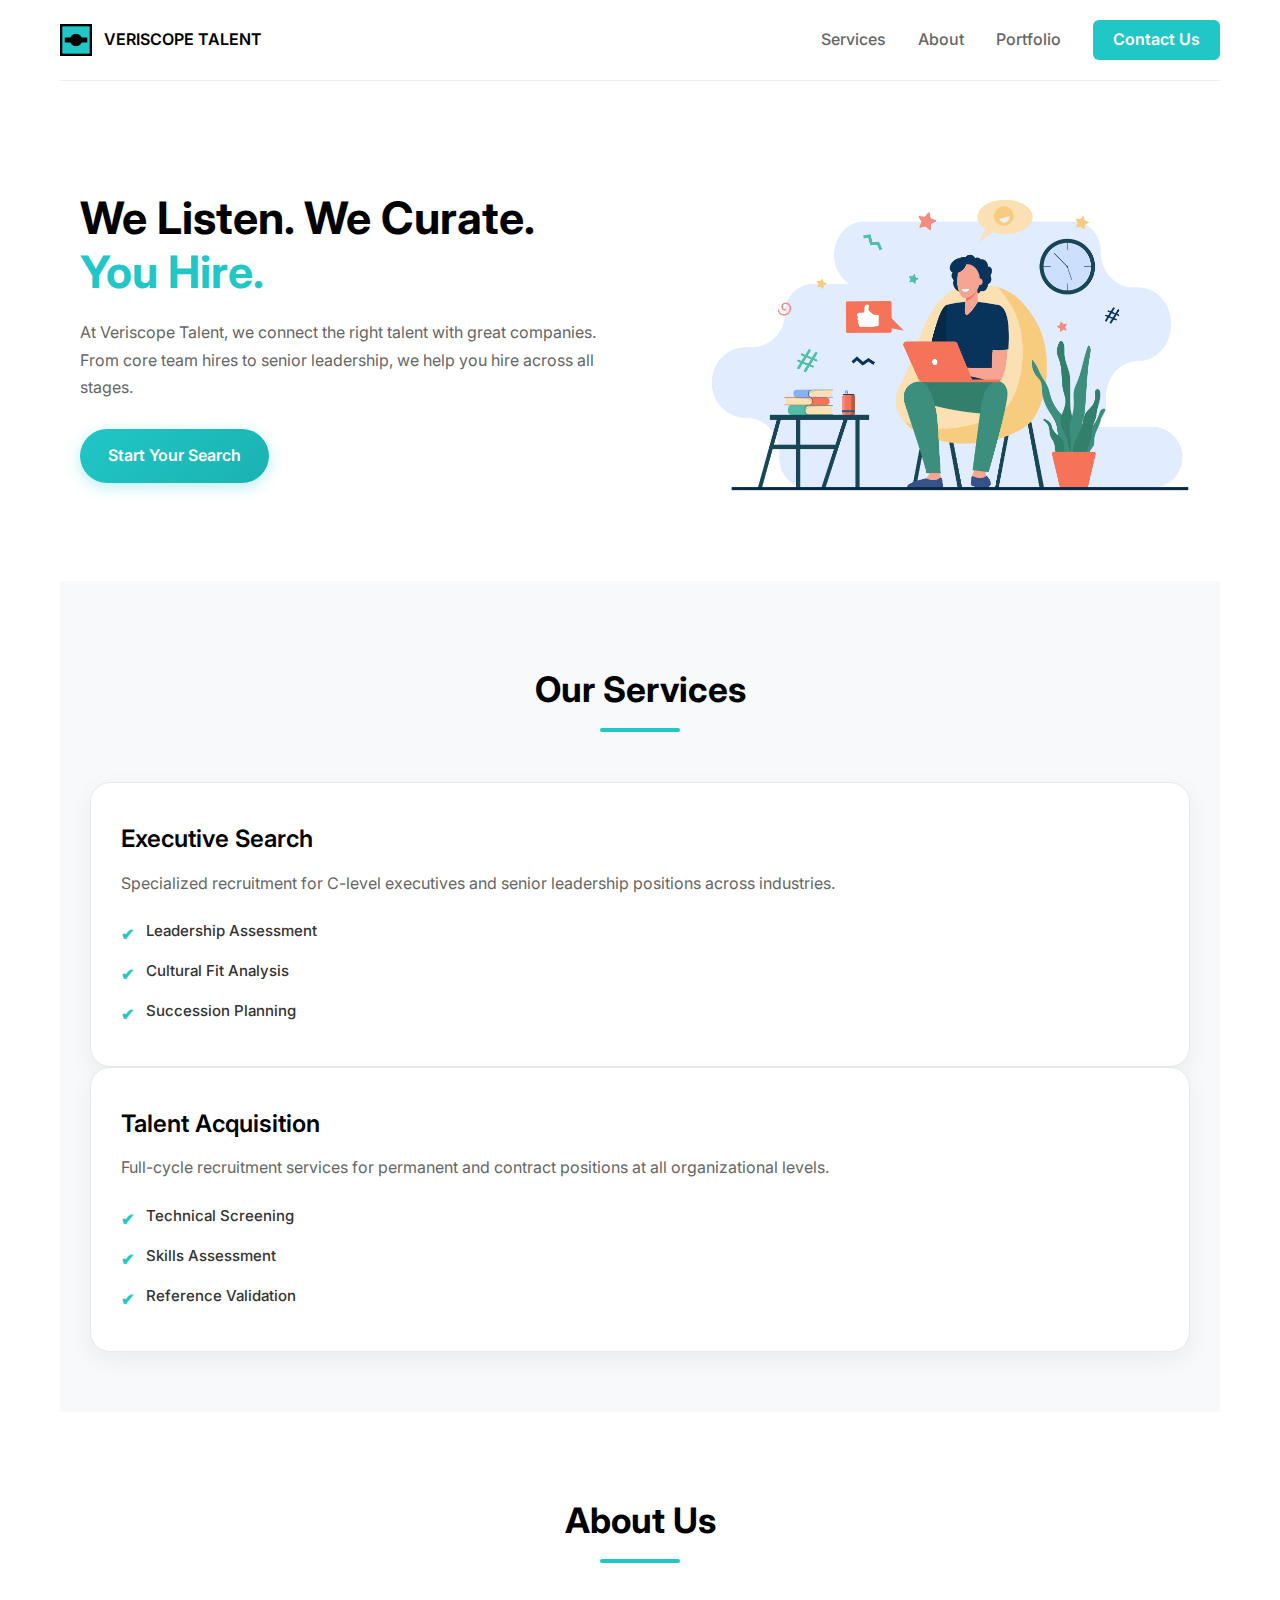
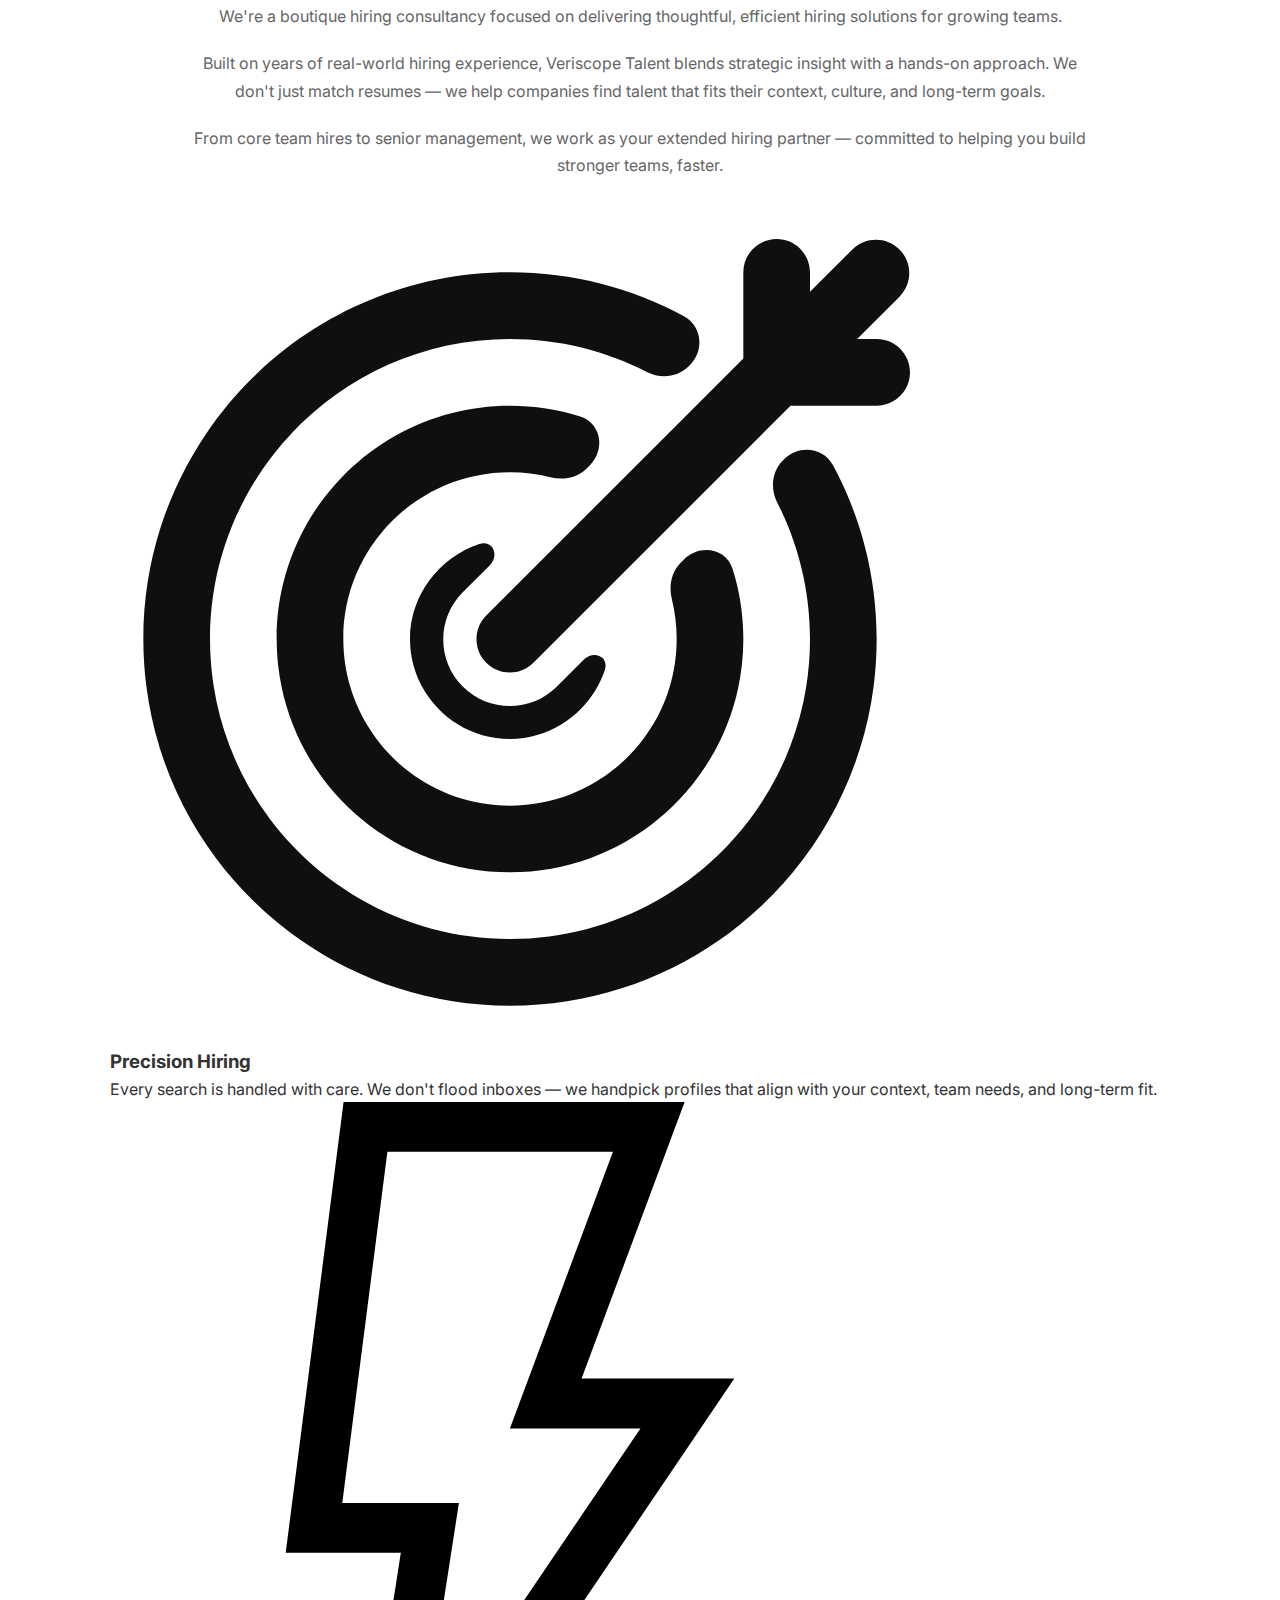
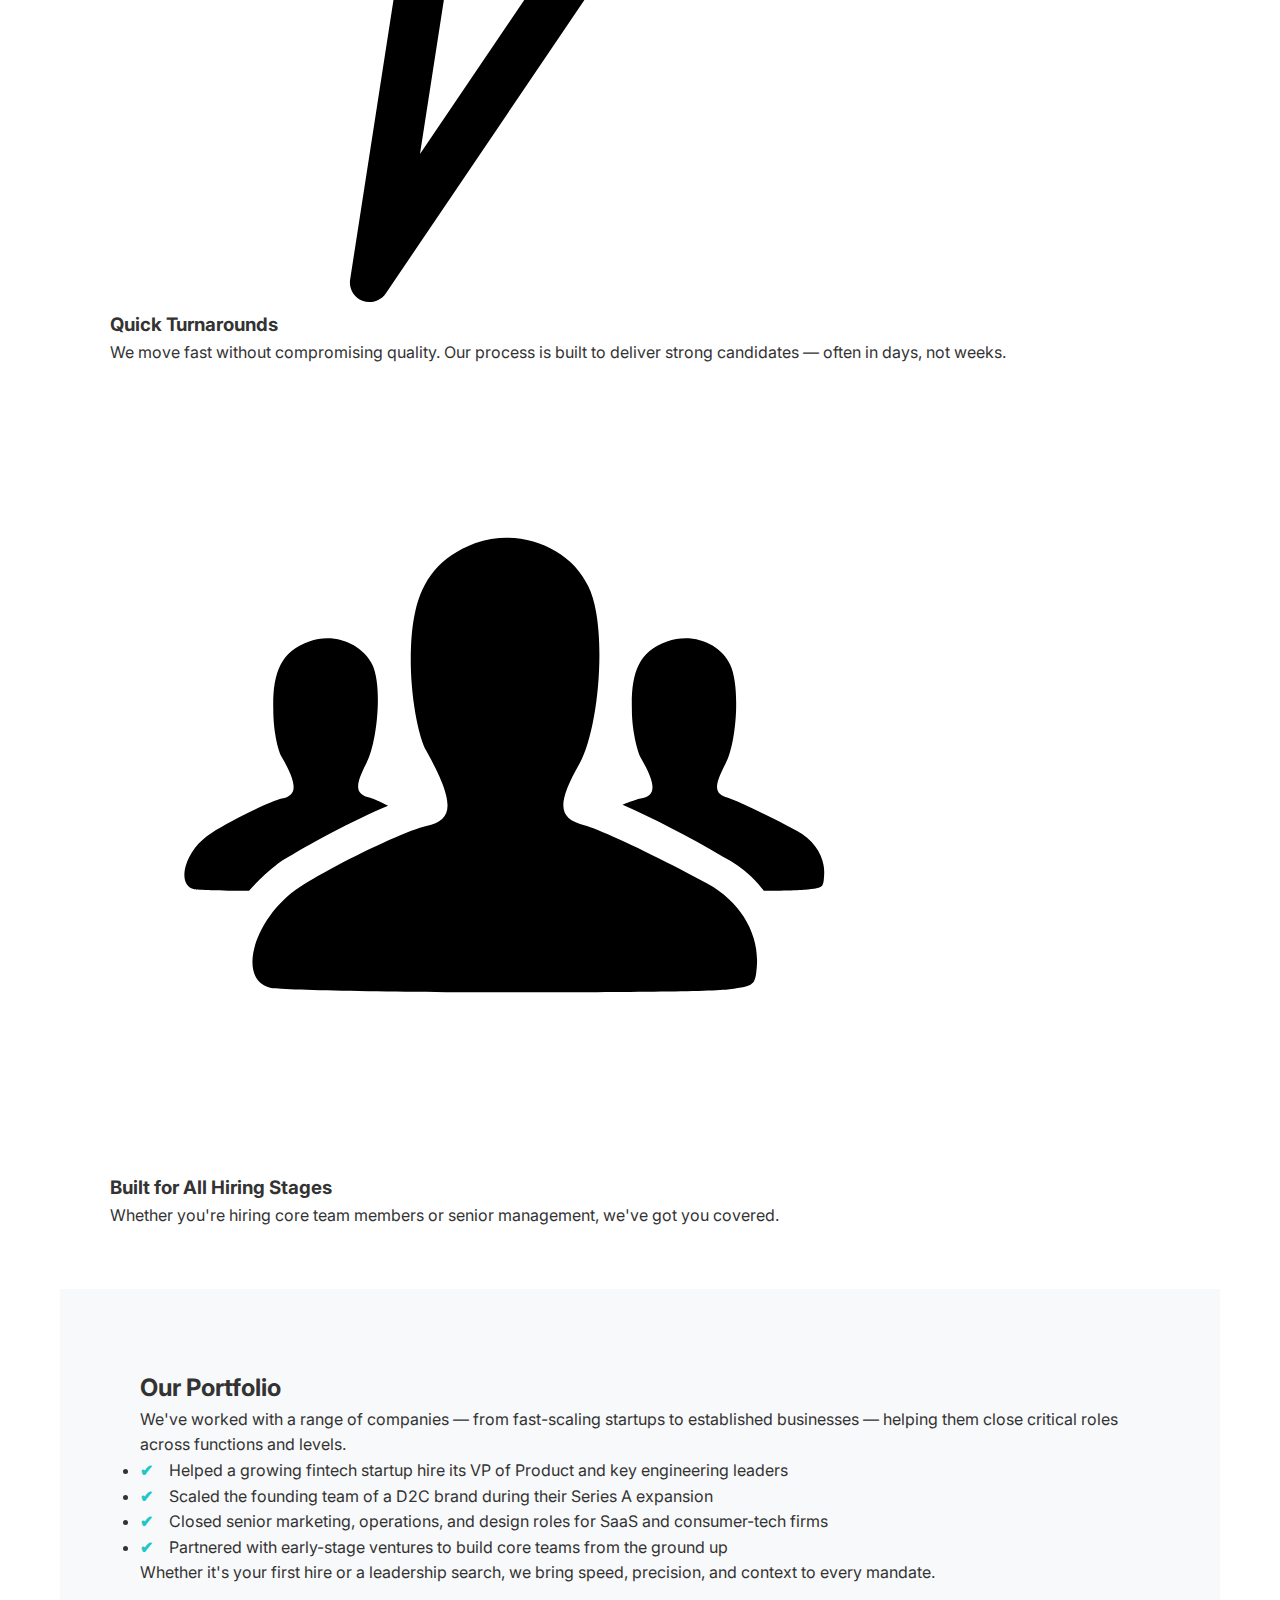
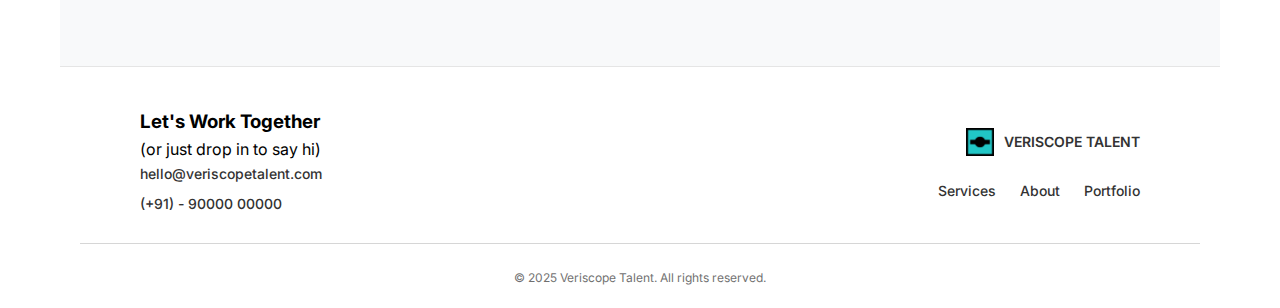
<file: index.html>
<!DOCTYPE html>
<html lang="en">
<head>
  <meta charset="UTF-8" />
  <meta name="viewport" content="width=device-width, initial-scale=1.0"/>
  <title>Veriscope Talent</title>
  <link rel="stylesheet" href="style.css" />
</head>
<body>
  <header>
    <div class="logo">
      <img src="images/veriscope_logo_black.png" alt="Veriscope Talent Logo">
      <span>VERISCOPE TALENT</span>
    </div>
    <nav class="nav-links">
      <a href="#services">Services</a>
      <a href="#about">About</a>
      <a href="#portfolio">Portfolio</a>
      <a href="#contact" class="contact-btn">Contact Us</a>
    </nav>
    <div class="hamburger" onclick="toggleMenu()">☰</div>
  </header>
  
  <div class="mobile-menu" id="mobileMenu">
    <a href="#services">Services</a>
    <a href="#about">About</a>
    <a href="#portfolio">Portfolio</a>
    <a href="#contact" class="contact-btn">Contact Us</a>
  </div>
  
  <section class="hero" id="hero">
    <div class="hero-content">
      <h1><span class="highlight-navy">We Listen.<span class="mobile-break"><br></span> We Curate.</span><br><span class="highlight-teal">You Hire.</span></h1>
      <p>At Veriscope Talent, we connect the right talent with great companies.<br>From core team hires to senior leadership, we help you hire across all stages.</p>
      <a href="#services" class="cta-btn">Start Your Search</a>
    </div>
    <div class="hero-image">
      <img src="images/flat_design.png" alt="Talent Connection Illustration">
    </div>
  </section>
  
  <section class="services" id="services">
    <div class="services-container">
      <h2>Our Services</h2>
      
      <div class="service-card">
        <h3>Executive Search</h3>
        <p>Specialized recruitment for C-level executives and senior leadership positions across industries.</p>
        <ul class="service-features">
          <li><span class="checkmark">✔</span> Leadership Assessment</li>
          <li><span class="checkmark">✔</span> Cultural Fit Analysis</li>
          <li><span class="checkmark">✔</span> Succession Planning</li>
        </ul>
      </div>
      
      <div class="service-card">
        <h3>Talent Acquisition</h3>
        <p>Full-cycle recruitment services for permanent and contract positions at all organizational levels.</p>
        <ul class="service-features">
          <li><span class="checkmark">✔</span> Technical Screening</li>
          <li><span class="checkmark">✔</span> Skills Assessment</li>
          <li><span class="checkmark">✔</span> Reference Validation</li>
        </ul>
      </div>
    </div>
  </section>

  <section class="about-us" id="about">
    <h2>About Us</h2>
    <div class="about-description">
      <p>We're a boutique hiring consultancy focused on delivering thoughtful, efficient hiring solutions for growing teams.</p>
      
      <p>Built on years of real-world hiring experience, Veriscope Talent blends strategic insight with a hands-on approach. We don't just match resumes — we help companies find talent that fits their context, culture, and long-term goals.</p>
      
      <p>From core team hires to senior management, we work as your extended hiring partner — committed to helping you build stronger teams, faster.</p>
    </div>

    <div class="features">
      <div class="feature-box">
        <img src="images/target-svgrepo-com.svg" alt="Precision Hiring">
        <h3>Precision Hiring</h3>
        <p>Every search is handled with care. We don't flood inboxes — we handpick profiles that align with your context, team needs, and long-term fit.</p>
      </div>
      <div class="feature-box">
        <img src="images/lightning-svgrepo-com.svg" alt="Quick Turnarounds">
        <h3>Quick Turnarounds</h3>
        <p>We move fast without compromising quality. Our process is built to deliver strong candidates — often in days, not weeks.</p>
      </div>
      <div class="feature-box">
        <img src="images/group-svgrepo-com.svg" alt="Built for All Hiring Stages">
        <h3>Built for All Hiring Stages</h3>
        <p>Whether you're hiring core team members or senior management, we've got you covered.</p>
      </div>
    </div>
  </section>

  <section class="portfolio" id="portfolio">
    <div class="portfolio-container">
      <h2>Our Portfolio</h2>
      
      <div class="portfolio-description">
        <p>We've worked with a range of companies — from fast-scaling startups to established businesses — helping them close critical roles across functions and levels.</p>
        
        <ul class="portfolio-list">
          <li><span class="checkmark">✔</span> Helped a growing fintech startup hire its VP of Product and key engineering leaders</li>
          <li><span class="checkmark">✔</span> Scaled the founding team of a D2C brand during their Series A expansion</li>
          <li><span class="checkmark">✔</span> Closed senior marketing, operations, and design roles for SaaS and consumer-tech firms</li>
          <li><span class="checkmark">✔</span> Partnered with early-stage ventures to build core teams from the ground up</li>
        </ul>
        
        <p>Whether it's your first hire or a leadership search, we bring speed, precision, and context to every mandate.</p>
      </div>
    </div>
  </section>

  <footer id="contact">
    <div class="footer-container">
      <div class="footer-left">
        <h3>Let's Work Together</h3>
        <p class="footer-subtitle">(or just drop in to say hi)</p>
        <div class="contact-info">
          <p><a href="mailto:hello@veriscopetalent.com">hello@veriscopetalent.com</a></p>
          <p><a href="tel:+919000000000">(+91) - 90000 00000</a></p>
        </div>
      </div>
      <div class="footer-right">
        <div class="footer-logo">
          <img src="images/veriscope_logo_black.png" alt="Veriscope Talent Logo">
          <span>VERISCOPE TALENT</span>
        </div>
        <nav class="footer-nav">
          <a href="#services">Services</a>
          <a href="#about">About</a>
          <a href="#portfolio">Portfolio</a>
        </nav>
      </div>
    </div>
    <div class="footer-bottom">
      <p>© 2025 Veriscope Talent. All rights reserved.</p>
    </div>
  </footer>
  
  <script>
    function toggleMenu() {
      const menu = document.getElementById('mobileMenu');
      menu.classList.toggle('show');
    }

    // Hide mobile menu when a link is clicked and handle smooth scrolling
    document.addEventListener("DOMContentLoaded", () => {
      const links = document.querySelectorAll("#mobileMenu a, .nav-links a");
      links.forEach(link => {
        link.addEventListener("click", (e) => {
          // Hide mobile menu
          const mobileMenu = document.getElementById("mobileMenu");
          if (mobileMenu.classList.contains("show")) {
            mobileMenu.classList.remove("show");
          }
          
          // Handle smooth scrolling for anchor links
          const href = link.getAttribute("href");
          if (href.startsWith("#")) {
            e.preventDefault();
            const targetElement = document.querySelector(href);
            if (targetElement) {
              targetElement.scrollIntoView({
                behavior: "smooth",
                block: "start"
              });
            }
          }
        });
      });

      // Close mobile menu when clicking outside
      document.addEventListener("click", (e) => {
        const mobileMenu = document.getElementById("mobileMenu");
        const hamburger = document.querySelector(".hamburger");
        
        if (!mobileMenu.contains(e.target) && !hamburger.contains(e.target)) {
          mobileMenu.classList.remove("show");
        }
      });
    });
  </script>
 
</body>
</html>
</file>
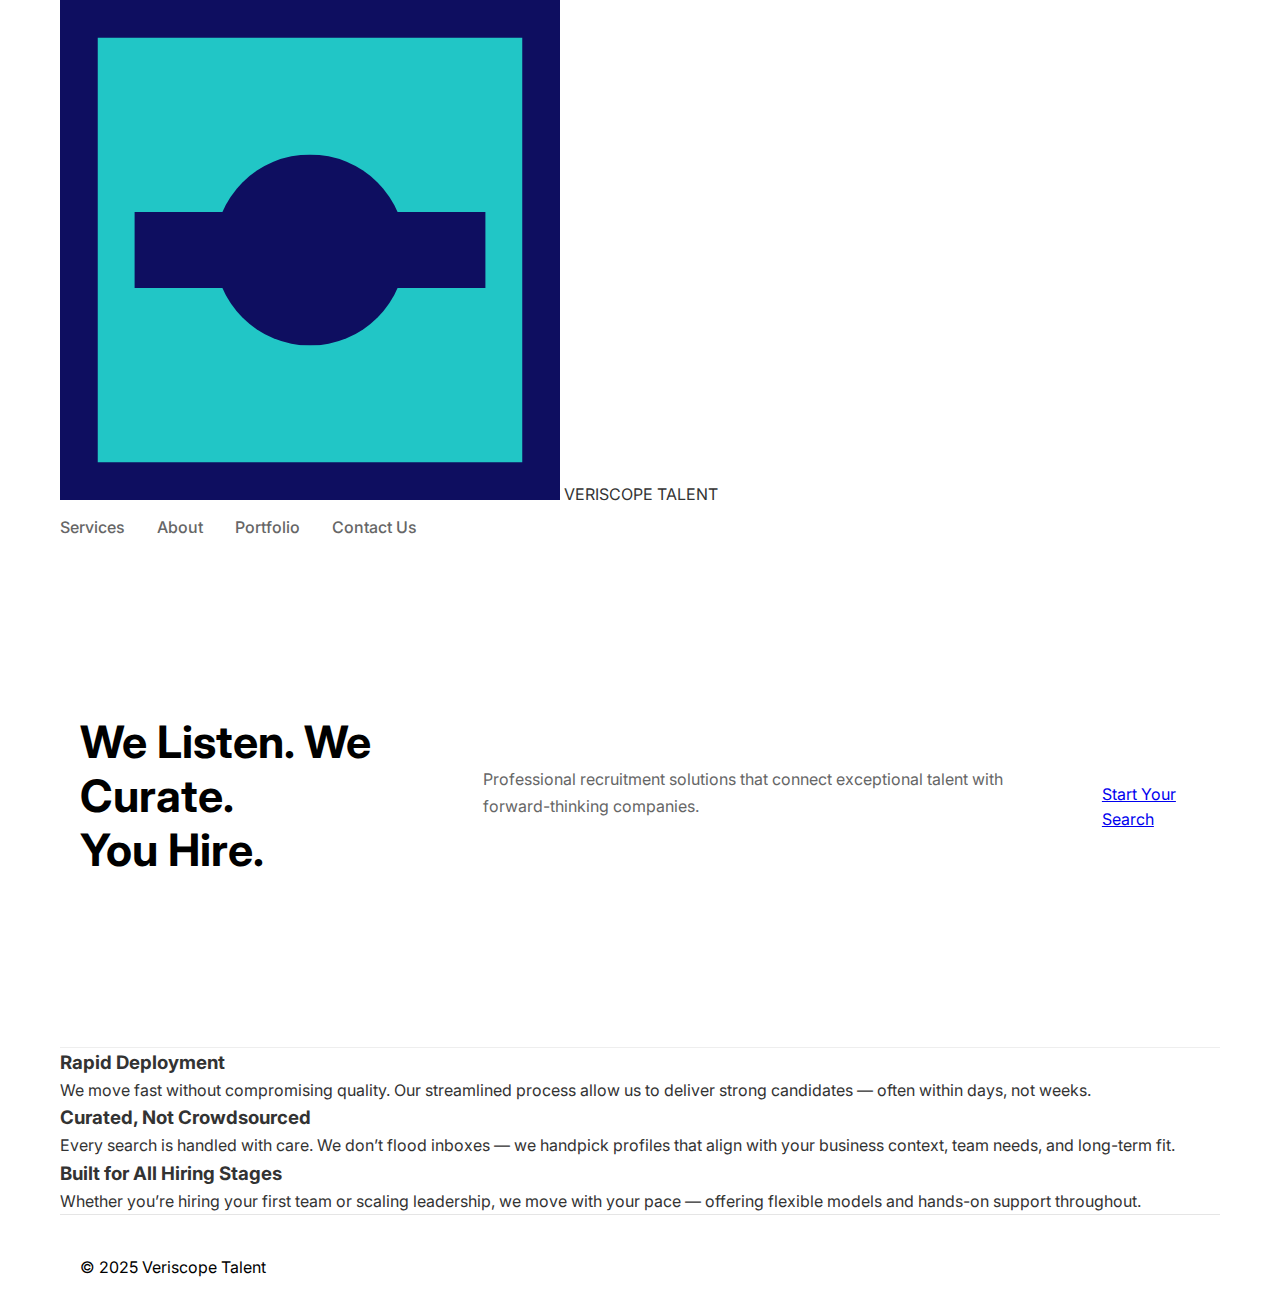
<file: index (1).html>
<!DOCTYPE html>
<html lang="en">
<head>
    <meta charset="UTF-8" />
    <meta name="viewport" content="width=device-width, initial-scale=1.0"/>
    <title>Veriscope Talent</title>
    <link rel="stylesheet" href="style.css" />
</head>
<body>
    <nav class="navbar">
        <div class="nav-left">
            <img src="veriscope-logo.png" alt="Veriscope Talent Logo" class="nav-logo">
            <span class="nav-title">VERISCOPE TALENT</span>
        </div>
        <div class="nav-links">
            <a href="#">Services</a>
            <a href="#">About</a>
            <a href="#">Portfolio</a>
            <a href="#" class="btn-contact">Contact Us</a>
        </div>
    </nav>

    <header class="hero">
        <h1><span class="bold-navy">We Listen.</span> <span class="bold-navy">We Curate.</span><br><span class="bold-teal">You Hire.</span></h1>
        <p class="subheading">Professional recruitment solutions that connect exceptional talent with forward-thinking companies.</p>
        <a href="#" class="cta-button">Start Your Search</a>
    </header>

    <section class="specialties">
        <div class="card">
            <h3>Rapid Deployment</h3>
            <p>We move fast without compromising quality. Our streamlined process allow us to deliver strong candidates — often within days, not weeks.</p>
        </div>
        <div class="card">
            <h3>Curated, Not Crowdsourced</h3>
            <p>Every search is handled with care. We don’t flood inboxes — we handpick profiles that align with your business context, team needs, and long-term fit.</p>
        </div>
        <div class="card">
            <h3>Built for All Hiring Stages</h3>
            <p>Whether you’re hiring your first team or scaling leadership, we move with your pace — offering flexible models and hands-on support throughout.</p>
        </div>
    </section>

    <footer>
        <p>© 2025 Veriscope Talent</p>
    </footer>
</body>
</html>
</file>
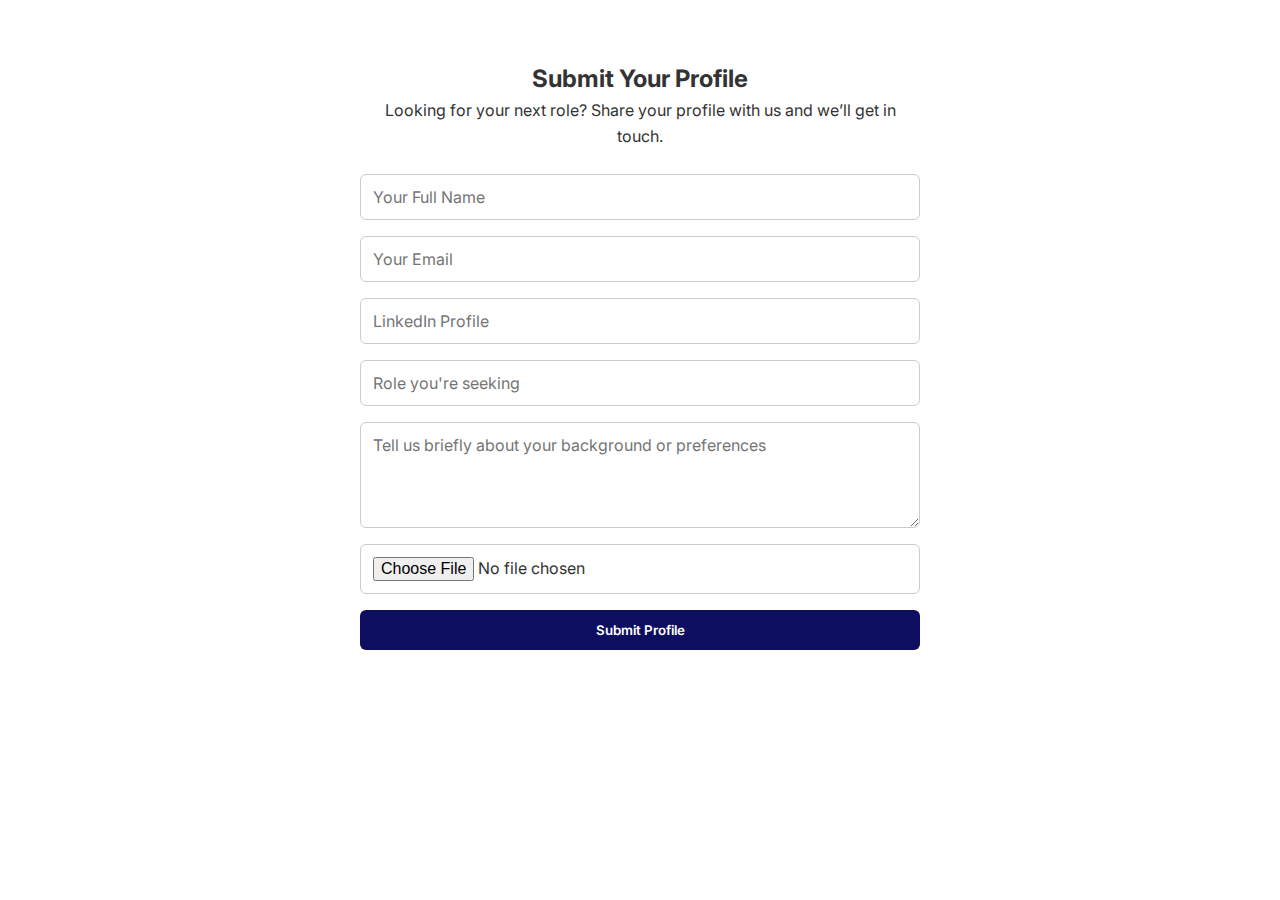
<file: submit.html>
<!DOCTYPE html>
<html lang="en">
<head>
  <meta charset="UTF-8" />
  <meta name="viewport" content="width=device-width, initial-scale=1.0"/>
  <title>Submit Your Profile - Veriscope Talent</title>
  <link rel="stylesheet" href="style.css" />
</head>
<body>

  <section class="form-section">
    <h2>Submit Your Profile</h2>
    <p>Looking for your next role? Share your profile with us and we’ll get in touch.</p>

    <form action="https://formsubmit.co/f4815bb18b7e825053056173b1449e3d" method="POST" enctype="multipart/form-data" class="candidate-form">
      <input type="text" name="name" placeholder="Your Full Name" required>
      <input type="email" name="email" placeholder="Your Email" required>
      <input type="url" name="linkedin" placeholder="LinkedIn Profile">
	  <input type="text" name="role" placeholder="Role you're seeking" required>
      <textarea name="message" placeholder="Tell us briefly about your background or preferences" rows="4"></textarea>
      <input type="file" name="resume" accept=".pdf,.doc,.docx" required>

      <!-- Optional: Redirect to thank you -->
     <input type="hidden" name="_next" value="https://varunvinjam.github.io/veriscope-talent/thank-you.html?source=candidate">

	  <!-- Honeypot anti-spam field -->
	  <input type="text" name="_honey" style="display:none">

      <button type="submit">Submit Profile</button>
    </form>
  </section>

</body>
</html>
</file>
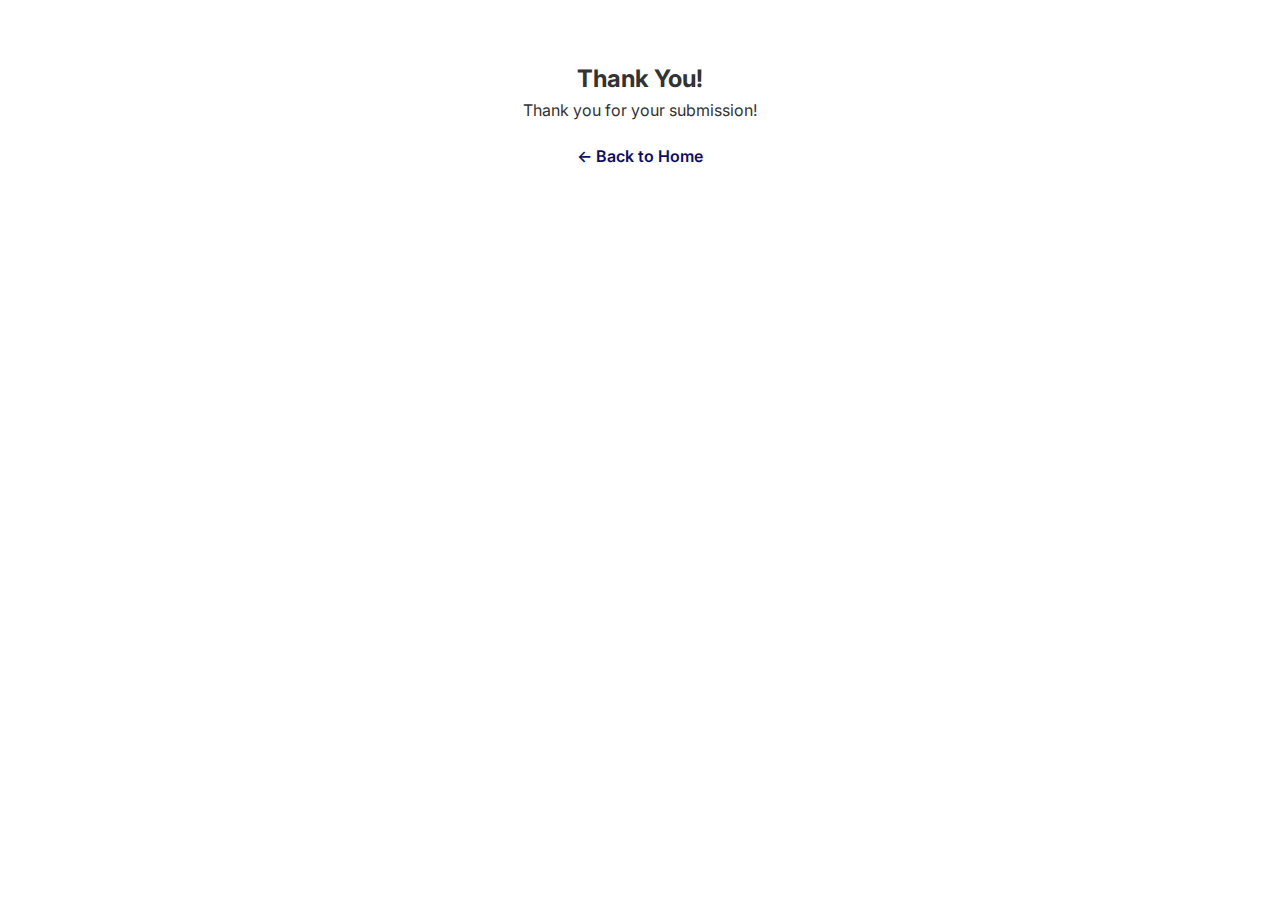
<file: thank-you.html>
<!DOCTYPE html>
<html lang="en">
<head>
  <meta charset="UTF-8" />
  <meta name="viewport" content="width=device-width, initial-scale=1.0"/>
  <title>Thank You</title>
  <link rel="stylesheet" href="style.css" />
</head>
<body>

  <section class="form-section">
    <h2>Thank You!</h2>
    <p id="thankYouMessage">Processing...</p> <!-- Dynamic message placeholder -->
    <a href="index.html" class="back-home">← Back to Home</a>
  </section>

  <script>
    const params = new URLSearchParams(window.location.search);
    const source = params.get("source");
    const messageContainer = document.getElementById("thankYouMessage");

    if (source === "candidate") {
      messageContainer.textContent = "Your profile has been submitted successfully. We’ll be in touch soon.";
    } else if (source === "client") {
      messageContainer.textContent = "We appreciate you reaching out. Our team will respond shortly.";
    } else {
      messageContainer.textContent = "Thank you for your submission!";
    }
  </script>

</body>
</html>
</file>
<file: style.css>
@import url('https://fonts.googleapis.com/css2?family=Inter:wght@400;500;600;700&display=swap');

/* Reset and base styles */
* {
  margin: 0;
  padding: 0;
  box-sizing: border-box;
  font-family: 'Inter', -apple-system, BlinkMacSystemFont, 'Segoe UI', sans-serif;
}

html {
  scroll-behavior: smooth;
}

body {
  line-height: 1.6;
  background-color: #ffffff;
  color: #333;
  padding: 0 20px;
  max-width: 1200px;
  margin: 0 auto;
}

/* Header styles */
header {
  display: flex;
  justify-content: space-between;
  align-items: center;
  padding: 20px 0;
  border-bottom: 1px solid #eee;
  position: sticky;
  top: 0;
  background-color: white;
  z-index: 1000;
}

.logo {
  display: flex;
  align-items: center;
  gap: 12px;
  font-weight: 600;
  font-size: 16px;
  color: #000000;
}

.logo img {
  height: 32px;
  width: 32px;
}

.nav-links {
  display: flex;
  gap: 32px;
  align-items: center;
}

.nav-links a {
  text-decoration: none;
  color: #666666;
  font-weight: 500;
  font-size: 16px;
  display: flex;
  align-items: center;
  height: 40px;
  transition: color 0.2s ease;
}

.nav-links a:hover {
  color: #333333;
}

.contact-btn {
  background-color: #21c6c6 !important;
  color: white !important;
  padding: 10px 20px !important;
  border-radius: 6px !important;
  font-weight: 600 !important;
  display: flex !important;
  align-items: center !important;
  height: 40px !important;
  transition: background-color 0.2s ease !important;
}

.contact-btn:hover {
  background-color: #1eb5b5 !important;
  color: white !important;
}

/* Hamburger menu */

.hamburger-wrapper {
  position: fixed;
  top: 16px;
  right: 16px;
  z-index: 9999;
  display: flex;
  flex-direction: column;
  align-items: flex-end;
}

/* Hamburger Icon */
.hamburger {
  display: none;
  font-size: 20px;
  cursor: pointer;
  color: #333;
  background-color: white;
  padding: 6px 10px;
  border-radius: 6px;
  box-shadow: 0 4px 12px rgba(0, 0, 0, 0.15);
  border: 1px solid #e0e0e0;
  z-index: 10000;
  transition: all 0.2s ease;
  user-select: none;
  -webkit-tap-highlight-color: transparent;
}

.hamburger:hover {
  background-color: #f8f9fa;
  transform: scale(1.05);
}

.hamburger:active {
  transform: scale(0.95);
}

/* Mobile Menu */
.mobile-menu {
  display: none;
  flex-direction: column;
  gap: 0;
  padding: 16px 0;
  text-align: left;
  background-color: white;
  position: fixed;
  top: 80px;
  right: 25px;
  min-width: 300px;
  border-radius: 10px;
  box-shadow: 0 8px 25px rgba(0, 0, 0, 0.15);
  border: 1px solid #e0e0e0;
  z-index: 9998;
  opacity: 0;
  transform: translateY(-10px);
  transition: all 0.3s ease;
}

.mobile-menu.show {
  display: flex !important;
  opacity: 1;
  transform: translateY(0);
}

/* Mobile Menu Links */
.mobile-menu a {
  text-decoration: none;
  color: #666666;
  font-weight: 500;
  padding: 12px 24px !important; /* reduce top/bottom padding */
  display: block;
  border-bottom: 1px solid #f0f0f0;
  transition: all 0.2s ease;
  font-size: 16px;
}

.mobile-menu a:last-child {
  border-bottom: none;
}

.mobile-menu a:hover {
  background-color: #f8f9fa;
  color: #333;
}

/* Mobile style - Header / Navbar */

@media (max-width: 768px) {
  .mobile-menu {
    right: 16px;
    min-width: calc(100vw - 32px);
    max-width: 350px;
  }
  .hamburger-wrapper {
    right: 16px;
    top: 20px;
  }
  .nav-links {
    display: none;
  }
  .hamburger {
    display: block;
  }
}

/* Hero section */
.hero {
  display: flex;
  align-items: center;
  gap: 60px;
  padding: 60px 20px 40px;
  min-height: 500px;
}

.hero-content {
  flex: 1;
  text-align: left;
}

.hero-image {
  flex: 0 0 500px;
  display: flex;
  justify-content: center;
  align-items: center;
}

.hero-image img {
  max-width: 100%;
  width: 100%;
  height: auto;
  border-radius: 12px;
}

.hero h1 {
  font-size: 2.8rem;
  margin-bottom: 20px;
  font-weight: 700;
  line-height: 1.2;
  color: #000000;
  max-width: 600px;
}

.highlight-navy {
  color: #000000;
}

.highlight-teal {
  color: #21c6c6;
}

.hero p {
  font-size: 16px;
  margin-bottom: 28px;
  max-width: 650px;
  font-weight: 400;
  line-height: 1.7;
  color: #666666;
}

/* Mobile-only line breaks for hero title */
.mobile-break {
  display: none;
}

.cta-btn {
  background-color: #21c6c6;
  color: white;
  padding: 14px 28px;
  border-radius: 6px;
  text-decoration: none;
  font-weight: 600;
  font-size: 16px;
  display: inline-block;
  transition: background-color 0.2s ease;
}

.cta-btn:hover {
  background-color: #1eb5b5;
}


/* Mobile style - Hero */
  
@media (max-width: 768px) {  
  .hero {
    flex-direction: column;
    gap: 30px;
    padding: 40px 16px 30px;
    min-height: auto;
  }
  .hero-content {
    text-align: left;
    width: 100%;
  }
  .hero-image {
    flex: none;
    width: 100%;
    max-width: 350px;
    margin: 0 auto;
  }
  .hero h1 {
    font-size: 2.2rem;
    max-width: 100%;
  }
  .hero p {
    max-width: 100%;
  }
}


/* Connect Section - for candidates and companies*/

.connect-section {
  padding: 80px 20px;
  background: linear-gradient(135deg, #f8f9fa 0%, #e9ecef 100%);
  text-align: center;
  position: relative;
}

.connect-section::before {
  content: '';
  position: absolute;
  top: 0;
  left: 0;
  right: 0;
  bottom: 0;
  background: url('data:image/svg+xml,<svg width="60" height="60" viewBox="0 0 60 60" xmlns="http://www.w3.org/2000/svg"><g fill="none" fill-rule="evenodd"><g fill="%2321c6c6" fill-opacity="0.03"><circle cx="30" cy="30" r="1"/></g></svg>') repeat;
  pointer-events: none;
}

.connect-container {
  display: flex;
  flex-wrap: wrap;
  justify-content: center;
  gap: 32px;
  max-width: 1080px;
  margin: 0 auto;
  position: relative;
  z-index: 1;
}

.connect-box {
  background: linear-gradient(145deg, #ffffff, #f8f9fa);
  border: 1px solid rgba(33, 198, 198, 0.1);
  border-radius: 20px;
  padding: 40px 28px;
  flex: 1 1 420px;
  min-width: 300px;
  box-shadow: 0 8px 25px rgba(0, 0, 0, 0.08);
  transition: all 0.3s cubic-bezier(0.4, 0, 0.2, 1);
  position: relative;
  overflow: hidden;
}

.connect-box::before {
  content: '';
  position: absolute;
  top: 0;
  left: 0;
  right: 0;
  height: 4px;
  background: linear-gradient(90deg, #21c6c6, #17a2b8);
  transform: scaleX(0);
  transition: transform 0.3s ease;
}

.connect-box:hover::before {
  transform: scaleX(1);
}

.connect-box:hover {
  transform: translateY(-8px);
  box-shadow: 0 16px 40px rgba(33, 198, 198, 0.15);
  border-color: rgba(33, 198, 198, 0.2);
  background: linear-gradient(145deg, #ffffff, #ffffff);
}

.connect-icon {
  width: 54px;
  height: 54px;
  margin-bottom: 20px;
  opacity: 0.8;
  transition: all 0.3s ease;
  filter: drop-shadow(0 4px 8px rgba(33, 198, 198, 0.1));
}

.connect-box:hover .connect-icon {
  opacity: 1;
  transform: scale(1.1);
  filter: drop-shadow(0 6px 12px rgba(33, 198, 198, 0.2));
}

.connect-box h3 {
  color: #1a1a1a;
  font-size: 1.4rem;
  font-weight: 700;
  margin-bottom: 16px;
  transition: color 0.3s ease;
}

.connect-box:hover h3 {
  color: #21c6c6;
}

.connect-box p {
  font-size: 1rem;
  color: #6c757d;
  margin-bottom: 24px;
  line-height: 1.6;
}

.cta-btn {
  background: linear-gradient(135deg, #21c6c6, #1bb2b2);
  color: #ffffff;
  padding: 14px 28px;
  border-radius: 30px;
  text-decoration: none;
  font-weight: 600;
  font-size: 1rem;
  transition: all 0.3s ease;
  display: inline-block;
  box-shadow: 0 4px 15px rgba(33, 198, 198, 0.3);
  position: relative;
  overflow: hidden;
}

.cta-btn::before {
  content: '';
  position: absolute;
  top: 0;
  left: -100%;
  width: 100%;
  height: 100%;
  background: linear-gradient(90deg, transparent, rgba(255, 255, 255, 0.2), transparent);
  transition: left 0.5s;
}

.cta-btn:hover::before {
  left: 100%;
}

.cta-btn:hover {
  background: linear-gradient(135deg, #1bb2b2, #189999);
  transform: translateY(-2px);
  box-shadow: 0 6px 20px rgba(33, 198, 198, 0.4);
}

.cta-btn:active {
  transform: translateY(0);
  box-shadow: 0 4px 15px rgba(33, 198, 198, 0.3);
}

/* Responsive Design for Connect Section */
@media (max-width: 768px) {
  .connect-section {
    padding: 60px 20px;
  }
  
  .connect-container {
    gap: 24px;
  }
  
  .connect-box {
    padding: 32px 24px;
    /* min-width: 280px; ← consider removing to avoid horizontal scroll issues */
  }
  
  .connect-icon {
    width: 48px;
    height: 48px;
  }
  
  .connect-box h3 {
    font-size: 1.25rem;
  }
  
  .connect-box p {
    font-size: 0.95rem;
  }
  
  .cta-btn {
    padding: 12px 24px;
    font-size: 0.95rem;
  }
}

/* About Us section - WHITE BACKGROUND */
.about-us {
  padding: 80px 20px 60px;
  max-width: 1100px;
  margin: 0 auto;
  background-color: #ffffff;
}

.about-us h2 {
  font-size: 2.2rem;
  font-weight: 700;
  color: #000000;
  margin-bottom: 40px;
  text-align: center;
  position: relative;
  padding-bottom: 15px;
}

.about-us h2::after {
  content: '';
  position: absolute;
  bottom: 0;
  left: 50%;
  transform: translateX(-50%);
  width: 80px;
  height: 4px;
  background-color: #21c6c6;
  border-radius: 2px;
}

.about-description {
  max-width: 900px;
  margin: 0 auto 60px auto;
  text-align: center;
}

.about-description p {
  font-size: 16px;
  line-height: 1.7;
  color: #666666;
  margin-bottom: 20px;
}

/* About Us Grid */
.about-us-grid {
  display: grid;
  grid-template-columns: repeat(auto-fit, minmax(280px, 1fr));
  gap: 32px;
  margin-bottom: 40px;
}

.about-us-card {
  background: rgba(255, 255, 255, 0.95);
  backdrop-filter: blur(10px);
  border: 1px solid rgba(33, 198, 198, 0.15);
  border-radius: 16px;
  padding: 32px 24px;
  text-align: center;
  transition: all 0.3s cubic-bezier(0.4, 0, 0.2, 1);
  position: relative;
  overflow: hidden;
  box-shadow: 0 4px 20px rgba(0, 0, 0, 0.08);
}

.about-us-card::before {
  content: '';
  position: absolute;
  top: 0;
  left: 0;
  width: 100%;
  height: 2px;
  background: linear-gradient(90deg, #21c6c6, #17a2b8);
  transform: scaleX(0);
  transition: transform 0.3s ease;
}

.about-us-card:hover {
  transform: translateY(-8px);
  box-shadow: 0 20px 40px rgba(33, 198, 198, 0.15);
  border-color: rgba(33, 198, 198, 0.3);
  background: rgba(255, 255, 255, 1);
}

.about-us-card:hover::before {
  transform: scaleX(1);
}

.about-us-icon {
  font-size: 2.5rem;
  margin-bottom: 16px;
  filter: grayscale(0.3);
  transition: filter 0.3s ease;
}

.about-us-card:hover .about-us-icon {
  filter: grayscale(0);
}

.about-us-card h3 {
  font-size: 1.3rem;
  font-weight: 700;
  color: #1a1a1a;
  margin-bottom: 12px;
}

.about-us-card p {
  font-size: 0.95rem;
  color: #6c757d;
  line-height: 1.6;
  margin: 0;
}


/* Responsive Design for About Us Cards */

@media (max-width: 768px) {
  .about-us {
    padding: 60px 16px 40px;
  }

  .about-us h2 {
    font-size: 1.8rem;
    margin-bottom: 30px;
  }

  .about-description {
    margin-bottom: 40px;
  }

  .about-us-grid {
    grid-template-columns: 1fr;
    gap: 24px;
    margin-bottom: 30px;
  }
  
  .about-us-card {
    padding: 28px 20px;
    box-shadow: 0 6px 25px rgba(0, 0, 0, 0.12);
    background: rgba(255, 255, 255, 0.98);
  }
  
  .about-us-card h3 {
    font-size: 1.1rem;
  }
}



/* Services section - GREY BACKGROUND */
.services {
    background-color: #f8f9fa;
    padding: 80px 20px 60px 20px;
}

.services-container {
    max-width: 1100px;
    margin: 0 auto;
    text-align: center;
}

.services h2 {
    font-size: 2.2rem;
    font-weight: 700;
    color: #000000;
    margin-bottom: 50px;
    text-align: center;
    position: relative;
    padding-bottom: 15px;
}

.services h2::after {
    content: '';
    position: absolute;
    bottom: 0;
    left: 50%;
    transform: translateX(-50%);
    width: 80px;
    height: 4px;
    background-color: #21c6c6;
    border-radius: 2px;
}

.services-grid {
    display: grid;
    grid-template-columns: repeat(2, 1fr);
    gap: 30px;
    margin-top: 40px;
}

.service-card {
    background: white;
    border-radius: 20px;
    padding: 40px 30px;
    box-shadow: 0 8px 25px rgba(0, 0, 0, 0.06);
    border: 1px solid #e8e9ea;
    text-align: left;
    transition: all 0.3s ease;
    position: relative;
    overflow: hidden;
}

.service-card::before {
    content: '';
    position: absolute;
    top: 0;
    left: 0;
    right: 0;
    height: 4px;
    background: linear-gradient(90deg, #21c6c6, #1a9999);
    transform: translateX(-100%);
    transition: transform 0.3s ease;
}

.service-card:hover::before {
    transform: translateX(0);
}

.service-card:hover {
    transform: translateY(-8px);
    box-shadow: 0 16px 40px rgba(0, 0, 0, 0.12);
}

.service-icon {
    margin-bottom: 24px;
    display: flex;
    align-items: center;
    justify-content: flex-start;
}

.service-icon-circle {
    width: 60px;
    height: 60px;
    border-radius: 50%;
    display: flex;
    align-items: center;
    justify-content: center;
    position: relative;
    overflow: hidden;
    transition: all 0.3s ease;
}

/* Different gradient backgrounds for each service */
.service-card:nth-child(1) .service-icon-circle {
    background: linear-gradient(135deg, #21c6c6, #1a9999);
}

.service-card:nth-child(2) .service-icon-circle {
    background: linear-gradient(135deg, #2196F3, #1976D2);
}

.service-card:nth-child(3) .service-icon-circle {
    background: linear-gradient(135deg, #FF6B35, #E55A2B);
}

.service-card:nth-child(4) .service-icon-circle {
    background: linear-gradient(135deg, #9C27B0, #7B1FA2);
}

.service-card:hover .service-icon-circle {
    transform: scale(1.15);
}

.service-icon svg {
    width: 26px;
    height: 26px;
    fill: white;
    transition: all 0.3s ease;
}

.service-card:hover .service-icon svg {
    transform: scale(1.1);
}

.service-card h3 {
    font-size: 1.5rem;
    font-weight: 600;
    color: #000000;
    margin-bottom: 16px;
    line-height: 1.3;
}

.service-card p {
    font-size: 16px;
    color: #666666;
    line-height: 1.6;
    margin-bottom: 24px;
}

.service-features {
    list-style: none;
    padding: 0;
    margin: 0;
}

.service-features li {
    display: flex;
    align-items: flex-start;
    margin-bottom: 14px;
    font-size: 15px;
    color: #333333;
    font-weight: 500;
    line-height: 1.5;
}

.service-features li:last-child {
    margin-bottom: 0;
}

.checkmark {
    color: #21c6c6;
    font-weight: 700;
    margin-right: 12px;
    font-size: 16px;
    flex-shrink: 0;
    margin-top: 2px;
    transition: all 0.3s ease;
}

.service-card:hover .checkmark {
    color: #1a9999;
    transform: scale(1.1);
}

/* Responsive design for SERVICES section */
@media (max-width: 768px) {
  .services {
    padding: 60px 16px;
  }

  .services h2 {
    font-size: 1.8rem;
    margin-bottom: 30px;
  }

  .services-grid {
    grid-template-columns: 1fr;
    gap: 24px;
  }

  .service-card {
    padding: 30px 24px;
    margin-bottom: 24px;
  }

  .service-card h3 {
    font-size: 1.3rem;
  }

  .service-icon-circle {
    width: 55px;
    height: 55px;
  }

  .service-icon svg {
    width: 24px;
    height: 24px;
  }
}


/* Industries Section - Modernized Design */
.industries {
  background-color: #ffffff; /* Keep white for alternating section effect */
  padding: 80px 20px 60px 20px;
}

.industries-container {
  max-width: 1100px; /* Slightly wider for modern look */
  margin: 0 auto;
  text-align: center;
}

.industries h2 {
  font-size: 2.2rem;
  font-weight: 700;
  color: #111111;
  margin-bottom: 50px;
  text-align: center;
  position: relative;
  padding-bottom: 15px;
}

.industries h2::after {
  content: '';
  position: absolute;
  bottom: 0;
  left: 50%;
  transform: translateX(-50%);
  width: 80px;
  height: 4px;
  background-color: #21c6c6;
  border-radius: 2px;
}

/* Grid layout */
.industry-grid {
  display: grid;
  grid-template-columns: repeat(auto-fit, minmax(220px, 1fr));
  gap: 20px;
  max-width: 950px;
  margin: 0 auto;
}

/* Industry cards */
.industry-card {
  background: #fdfdfd;
  padding: 24px 20px;
  border-radius: 10px;
  font-weight: 600;
  display: flex;
  flex-direction: column;
  align-items: center;
  text-align: center;
  box-shadow: 0 2px 8px rgba(0,0,0,0.04);
  transition: all 0.25s ease-in-out;
  border: 1px solid #ececec;
}

.industry-card:hover {
  transform: translateY(-4px);
  box-shadow: 0 6px 14px rgba(0,0,0,0.08);
  border-color: #21c6c6;
}

/* Industry icons */
.industry-icon {
  width: 44px;
  height: 44px;
  margin-bottom: 14px;
  opacity: 0.9;
}

/* Mobile adjustments for INDUSTRIES section */

@media (max-width: 768px) {
  .industries {
    padding: 60px 16px;
  }
  .industries h2 {
    font-size: 1.8rem;
    margin-bottom: 30px;
  }  
}

/* Portfolio section - Simplified with grey background */

.portfolio {
  background-color: #f8f9fa;
  padding: 80px 20px;
  position: relative;
}

.portfolio-container {
  max-width: 1000px;
  margin: 0 auto;
  position: relative;
  z-index: 1;
}

/* Impact Section */
.impact-section {
  background: rgba(255, 255, 255, 0.8);
  backdrop-filter: blur(15px);
  border-radius: 24px;
  padding: 50px 30px;
  border: 1px solid rgba(33, 198, 198, 0.1);
}

.impact-title {
  font-size: 2.2rem;
  font-weight: 700;
  color: #000000;
  text-align: center;
  margin-bottom: 40px;
  position: relative;
}

.impact-title::after {
  content: '';
  position: absolute;
  bottom: -8px;
  left: 50%;
  transform: translateX(-50%);
  width: 80px;
  height: 4px;
  background-color: #21c6c6;
  border-radius: 2px;
}

.stats-grid {
  display: grid;
  grid-template-columns: repeat(auto-fit, minmax(200px, 1fr));
  gap: 30px;
  max-width: 900px;
  margin: 0 auto;
}

.stat-bubble {
  background: linear-gradient(135deg, #21c6c6 0%, #17a2b8 100%);
  color: white;
  padding: 30px 20px;
  border-radius: 50px;
  text-align: center;
  position: relative;
  overflow: hidden;
  animation: float 3s ease-in-out infinite;
  box-shadow: 0 10px 30px rgba(33, 198, 198, 0.3);
  transition: transform 0.3s ease;
}

.stat-bubble:hover {
  transform: translateY(-5px) scale(1.02);
  box-shadow: 0 15px 40px rgba(33, 198, 198, 0.4);
}

.stat-bubble::before {
  content: '';
  position: absolute;
  top: -50%;
  left: -50%;
  width: 200%;
  height: 200%;
  background: radial-gradient(circle, rgba(255, 255, 255, 0.1) 0%, transparent 70%);
  animation: shimmer 2s linear infinite;
}

@keyframes float {
  0%, 100% { transform: translateY(0px); }
  50% { transform: translateY(-10px); }
}

@keyframes shimmer {
  0% { transform: rotate(0deg); }
  100% { transform: rotate(360deg); }
}

.stat-number {
  font-size: 2.5rem;
  font-weight: 900;
  margin-bottom: 8px;
  position: relative;
  z-index: 1;
}

.stat-label {
  font-size: 0.9rem;
  font-weight: 500;
  opacity: 0.95;
  position: relative;
  z-index: 1;
  margin-bottom: 8px;
}

.stat-icon {
  font-size: 1.5rem;
  position: relative;
  z-index: 1;
}

/* Responsive Design for PORTFOLIO section */
@media (max-width: 768px) {
  .portfolio {
    padding: 60px 16px; /* keep consistent */
  }

  .portfolio h2 {
    font-size: 1.8rem;
    margin-bottom: 30px;
  }

  .portfolio-description {
    margin-bottom: 30px;
  }

  .stats-grid {
    grid-template-columns: repeat(2, 1fr);
    gap: 20px;
  }

  .stat-number {
    font-size: 2rem;
  }

  .impact-section {
    padding: 30px 20px;
  }

  .impact-title {
    font-size: 1.8rem;
  }
}

@media (max-width: 480px) {
  .stats-grid {
    grid-template-columns: 1fr;
  }

  .impact-title {
    font-size: 1.6rem;
  }

  .stat-bubble {
    padding: 25px 15px;
  }
}

/* Testimonials Section - WHITE BACKGROUND */

.testimonials {
  background-color: #ffffff;
  padding: 80px 20px;
  overflow: hidden;
}

.testimonials-container {
  max-width: 1000px;
  margin: 0 auto;
  text-align: center;
}

.testimonials h2 {
  font-size: 2.2rem;
  font-weight: 700;
  color: #000000;
  margin-bottom: 50px;
  text-align: center;
  position: relative;
  padding-bottom: 15px;
}

.testimonials h2::after {
  content: '';
  position: absolute;
  bottom: 0;
  left: 50%;
  transform: translateX(-50%);
  width: 80px;
  height: 4px;
  background-color: #21c6c6;
  border-radius: 2px;
}

.testimonial-carousel {
  position: relative;
  max-width: 900px;
  margin: 0 auto;
}

.testimonial-track {
  display: flex;
  transition: transform 0.5s ease-in-out;
  will-change: transform;
}

.testimonial-card {
  flex: 0 0 100%;
  padding: 0 20px;
  box-sizing: border-box;
}

.testimonial-content {
  border-radius: 16px;
  padding: 40px 32px;
  position: relative;
  box-shadow: 0 4px 20px rgba(0, 0, 0, 0.1);
  transition: transform 0.3s ease, box-shadow 0.3s ease;
  color: #000000;
  min-height: 350px;
  display: flex;
  flex-direction: column;
}

.testimonial-content:hover {
  transform: translateY(-4px);
  box-shadow: 0 8px 30px rgba(0, 0, 0, 0.15);
}

/* Vibrant Color Classes - Plain Colors */
.vibrant-color-1 {
  background-color: #FFE066; /* Bright yellow */
}

.vibrant-color-2 {
  background-color: #FF9A8B; /* Coral pink */
}

.vibrant-color-3 {
  background-color: #9ADCFF; /* Light Blue */
}

.vibrant-color-4 {
  background-color: #A8E6CF; /* Mint green */
}

.vibrant-color-5 {
  background-color: #B5A7E6; /* Light purple */
}

.quote-mark {
  font-size: 60px;
  font-weight: 700;
  color: rgba(0, 0, 0, 0.15);
  line-height: 1;
  margin-bottom: 16px;
  text-align: left;
  font-family: serif;
}

.testimonial-text {
  font-size: 16px;
  line-height: 1.7;
  color: #000000;
  margin-bottom: 24px;
  font-style: italic;
  text-align: left;
  flex-grow: 1;
}

.testimonial-author {
  display: flex;
  align-items: center;
  gap: 16px;
  text-align: left;
  margin-top: auto;
}

.author-avatar {
  width: 48px;
  height: 48px;
  border-radius: 50%;
  background-color: rgba(0, 0, 0, 0.1);
  border: 2px solid rgba(0, 0, 0, 0.15);
  display: flex;
  align-items: center;
  justify-content: center;
  color: #000000;
  font-weight: 700;
  font-size: 18px;
  flex-shrink: 0;
}

.author-info h4 {
  margin: 0;
  font-size: 16px;
  font-weight: 600;
  color: #000000;
  line-height: 1.3;
}

.author-info p {
  margin: 2px 0 0 0;
  font-size: 14px;
  color: #666666;
  line-height: 1.4;
}

.carousel-controls {
  display: flex;
  justify-content: center;
  align-items: center;
  gap: 20px;
  margin-top: 40px;
}

.carousel-btn {
  background-color: #f0f0f0;
  border: 1px solid #e0e0e0;
  color: #333333;
  width: 44px;
  height: 44px;
  border-radius: 50%;
  cursor: pointer;
  display: flex;
  align-items: center;
  justify-content: center;
  font-size: 18px;
  transition: all 0.2s ease;
  user-select: none;
}

.carousel-btn:hover {
  background-color: #21c6c6;
  color: white;
  border-color: #21c6c6;
  transform: scale(1.05);
}

.carousel-btn:active {
  transform: scale(0.95);
}

.carousel-dots {
  display: flex;
  gap: 8px;
}

.dot {
  width: 12px;
  height: 12px;
  border-radius: 50%;
  background-color: #e0e0e0;
  cursor: pointer;
  transition: all 0.3s ease;
}

.dot.active {
  background-color: #21c6c6;
  transform: scale(1.2);
}


/* Mobile Styles for Testimonials */
@media (max-width: 768px) {
  .testimonials {
    padding: 60px 16px;
  }

  .testimonials h2 {
    font-size: 1.8rem;
    margin-bottom: 30px;
  }

  .testimonial-card {
    padding: 0 10px;
  }

  .testimonial-content {
    padding: 30px 24px;
    /* min-height removed → already set globally */
  }

  .testimonial-text {
    font-size: 15px;
    text-align: center;
  }

  .testimonial-author {
    justify-content: center;
    text-align: center;
  }

  .author-info {
    text-align: center;
  }

  .carousel-controls {
    gap: 16px;
    margin-top: 30px;
  }

  .carousel-btn {
    width: 40px;
    height: 40px;
    font-size: 16px;
  }
}



/* Contact Section - GREY BACKGROUND */

.contact-section {
  padding: 60px 20px;
  text-align: center;
  background-color: #f8f9fa;
}

.contact-section h2 {
  font-size: 1.8rem;
  margin-bottom: 12px;
  color: #000000;
}

.contact-section p {
  color: #666666;
  margin-bottom: 32px;
  font-size: 16px;
}

.contact-form {
  display: flex;
  flex-direction: column;
  gap: 16px;
  max-width: 600px;
  margin: 24px auto 0;
  background-color: #ffffff;
  padding: 40px 32px;
  border-radius: 12px;
  box-shadow: 0 4px 20px rgba(0, 0, 0, 0.08);
  border: 1px solid #e8e9ea;
}

.contact-form input,
.contact-form textarea {
  padding: 12px;
  font-size: 1rem;
  border-radius: 6px;
  border: 1px solid #ccc;
  width: 100%;
  transition: border-color 0.2s ease, box-shadow 0.2s ease;
}

.contact-form input:focus,
.contact-form textarea:focus {
  outline: none;
  border-color: #21c6c6;
  box-shadow: 0 0 0 3px rgba(33, 198, 198, 0.1);
}

.contact-form button {
  padding: 12px;
  background-color: #000000;
  color: white;
  font-weight: 600;
  border: none;
  border-radius: 6px;
  cursor: pointer;
  transition: background-color 0.2s ease;
  box-shadow: 0 2px 6px rgba(0,0,0,0.1);
}

.contact-form button:hover {
  background-color: #21c6c6;
}


/* Mobile styles for contact */

@media (max-width: 768px) {

  .contact-section {
	padding: 50px 16px;
  }
  
  .contact-form {
	padding: 30px 24px;
	margin: 20px auto 0;
  }
}

/* Footer Section */

footer {
  background-color: #ffffff;
  color: #000000;
  padding: 40px 20px 20px;
  border-top: 1px solid #e5e5e5;
}

.footer-container {
  max-width: 1000px;
  margin: 0 auto;
  display: flex;
  flex-wrap: wrap;
  justify-content: space-between;
  align-items: center;
  gap: 20px;
  padding-bottom: 20px;
}

.footer-logo {
  display: flex;
  align-items: center;
  gap: 10px;
  font-weight: 700;
  font-size: 1.1rem;
}

.footer-logo img {
  width: 32px;
  height: auto;
}

.footer-nav {
  display: flex;
  gap: 20px;
  font-size: 0.95rem;
  font-weight: 500;
}

.footer-nav a {
  color: #0e0e60;
  text-decoration: none;
  transition: color 0.2s ease;
}

.footer-nav a:hover {
  color: #21c6c6;
}

.footer-bottom {
  text-align: center;
  font-size: 0.85rem;
  color: #666666;
  margin-top: 20px;
}

.contact-info p {
  margin-bottom: 8px;
  font-size: 14px;
}

.contact-info a {
  color: #333333;
  text-decoration: none;
  transition: opacity 0.2s ease;
  font-weight: 500;
}

.contact-info a:hover {
  opacity: 0.7;
}

.footer-right {
  display: flex;
  flex-direction: column;
  align-items: flex-end;
  gap: 16px;
}

.footer-logo {
  display: flex;
  align-items: center;
  gap: 10px;
  font-weight: 600;
  font-size: 14px;
  color: #333333;
  margin-bottom: 8px;
}

.footer-logo img {
  height: 28px;
  width: 28px;
}

.footer-nav {
  display: flex;
  flex-direction: row;
  gap: 24px;
  align-items: center;
}

.footer-nav a {
  color: #333333;
  text-decoration: none;
  font-weight: 500;
  font-size: 14px;
  transition: opacity 0.2s ease;
}

.footer-nav a:hover {
  opacity: 0.7;
}

.footer-bottom {
  max-width: 1200px;
  margin: 0 auto;
  padding: 24px 20px 0;
  border-top: 1px solid rgba(51, 51, 51, 0.2);
  text-align: center;
}

.footer-bottom p {
  font-size: 12px;
  color: #333333;
  opacity: 0.7;
  margin: 0;
}

/* Mobile style - Footer */
@media (max-width: 768px) {
  footer {
    padding: 35px 16px 16px;
    margin: 0 -16px;
  }

  .footer-container {
    flex-direction: column;
    gap: 30px;
  }

  .footer-left h3 {
    font-size: 1.4rem;
  }

  .footer-left .footer-subtitle {
    font-size: 13px;
    margin-bottom: 20px;
  }

  .footer-right {
    align-items: flex-start;
    gap: 14px;
  }

  .footer-logo {
    font-size: 13px;
    gap: 8px;
    margin-bottom: 6px;
  }

  .footer-logo img {
    height: 24px;
    width: 24px;
  }

  .footer-nav {
    flex-direction: row;
    flex-wrap: wrap;
    gap: 18px;
    align-items: flex-start;
  }

  .footer-nav a {
    font-size: 13px;
  }

  .footer-bottom {
    padding: 20px 16px 0;
  }

  .footer-bottom p {
    font-size: 11px;
  }
}


/* Form Section Styles */
.form-section {
  max-width: 600px;
  margin: 60px auto;
  padding: 0 20px;
  text-align: center;
}

.candidate-form {
  display: flex;
  flex-direction: column;
  gap: 16px;
  margin-top: 24px;
}

.candidate-form input,
.candidate-form textarea {
  padding: 12px;
  border: 1px solid #ccc;
  border-radius: 6px;
  font-size: 1rem;
  width: 100%;
}

.candidate-form button {
  padding: 12px;
  background-color: #0e0e60;
  color: white;
  border: none;
  border-radius: 6px;
  font-weight: 600;
  cursor: pointer;
}

.candidate-form button:hover {
  background-color: #21c6c6;
}

.back-home {
  display: inline-block;
  margin-top: 20px;
  text-decoration: none;
  color: #0e0e60;
  font-weight: 600;
}

.back-home:hover {
  color: #21c6c6;
}


/* Global settings for mobile design */

@media (max-width: 768px) {
  /* Global */
  body {
    padding: 0 16px;
  }
  .mobile-break {
    display: inline;
  }
}
</file>
